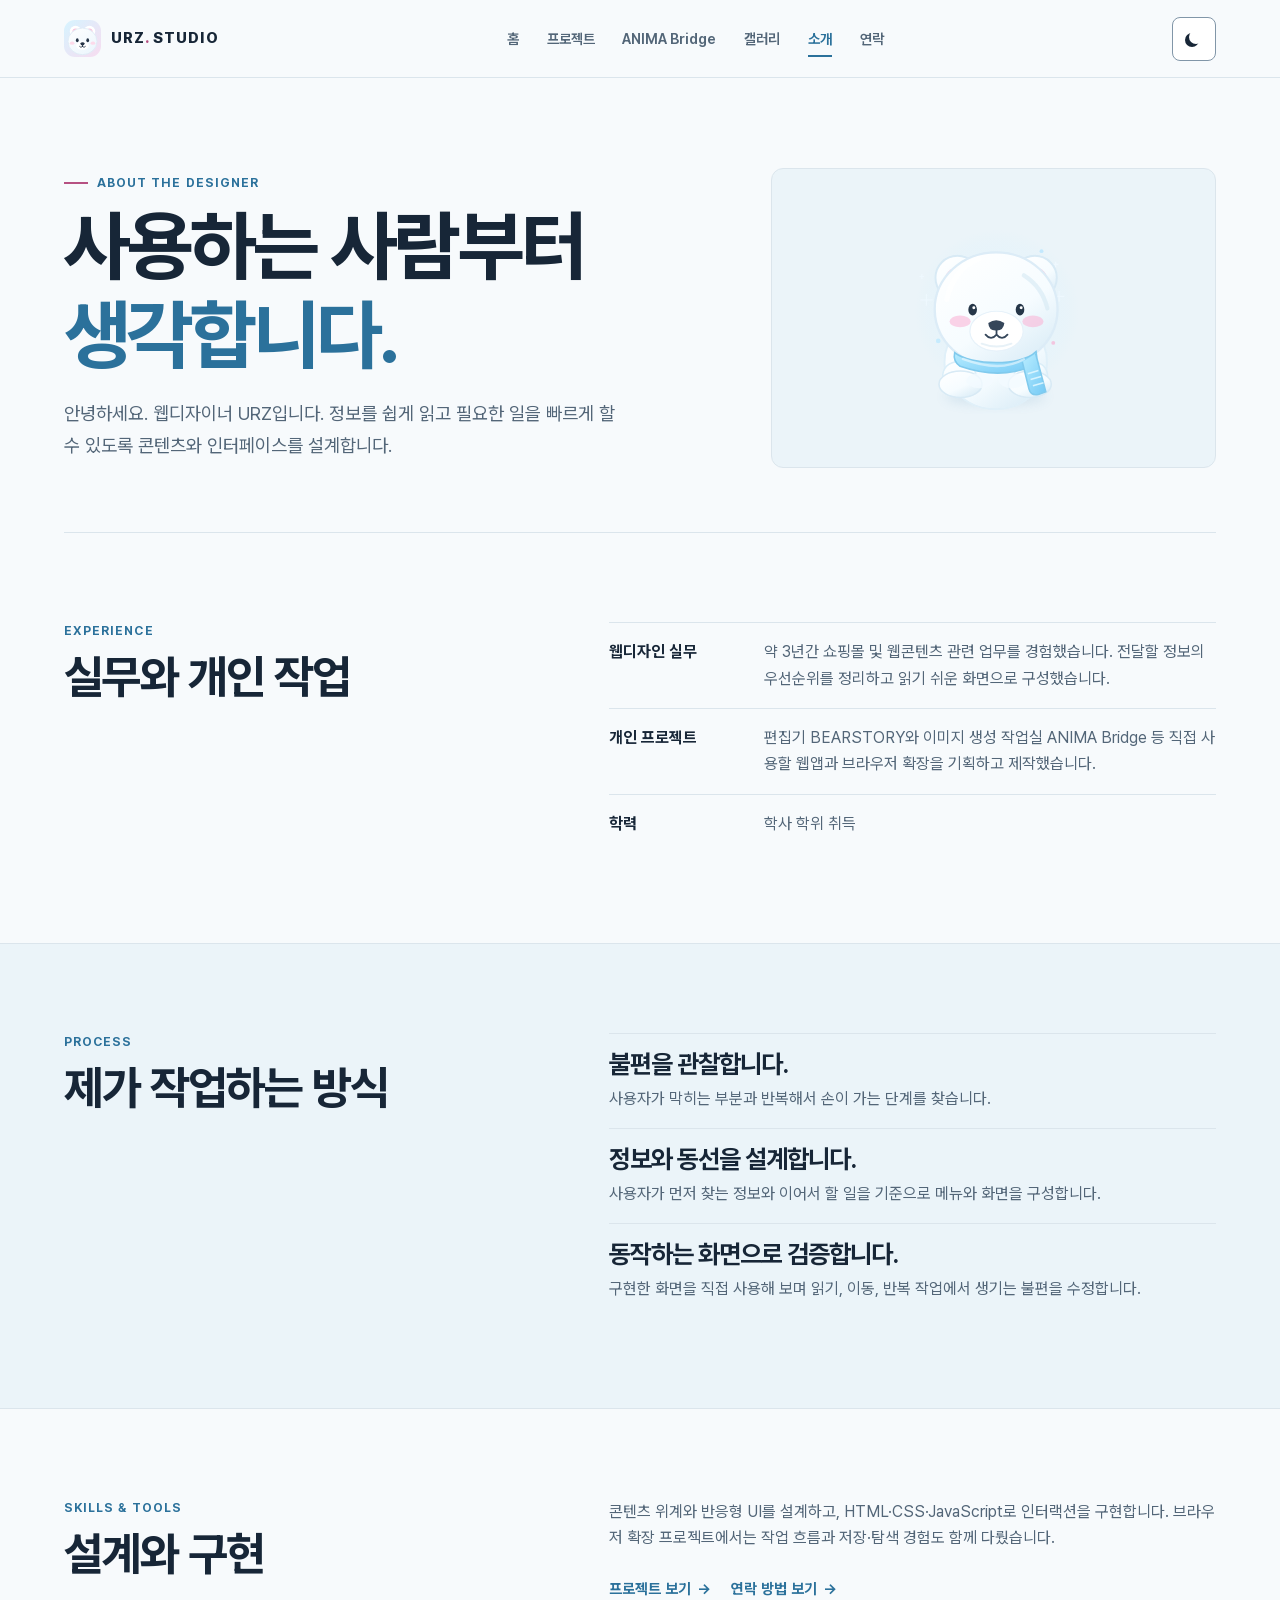
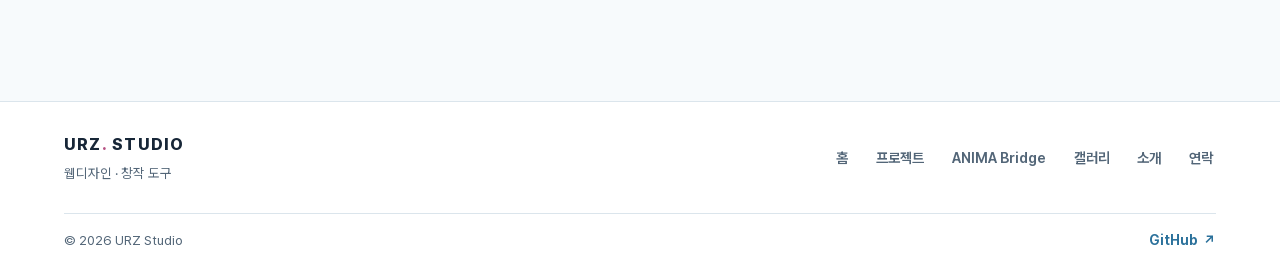
<file: public/about.html>
<!doctype html>
<html lang="ko">
<head>
  <meta charset="utf-8">
  <meta name="viewport" content="width=device-width, initial-scale=1">
  <meta name="description" content="웹디자인 실무와 개인 웹앱·브라우저 확장 제작 경험을 소개합니다.">
  <meta name="theme-color" content="#F7FAFC">
  <title>소개 | URZ Studio</title>
  <link rel="icon" type="image/svg+xml" href="assets/favicon.svg">
  <link rel="stylesheet" href="assets/base.css">
  <link rel="stylesheet" href="assets/components.css">
  <link rel="stylesheet" href="assets/pages.css">
  <script src="assets/theme.js"></script>
  <script src="assets/showcase.js" defer></script>
</head>
<body class="page-about">
  <a class="skip-link" href="#main">본문으로 건너뛰기</a>
  <header class="site-header">
    <div class="wrap header-inner">
      <a class="brand" href="index.html">
        <img src="assets/favicon.svg" width="37" height="37" alt="">
        <span>URZ<span class="brand-accent">.</span> STUDIO</span>
      </a>
      <nav id="siteNav" class="site-nav" aria-label="주 메뉴">
        <a href="index.html">홈</a>
        <a href="projects.html">프로젝트</a>
        <a href="anima-bridge.html">ANIMA Bridge</a>
        <a href="gallery.html">갤러리</a>
        <a href="about.html" aria-current="page">소개</a>
        <a href="contact.html">연락</a>
      </nav>
      <div class="header-actions">
        <button id="themeToggle" class="icon-button theme-toggle" type="button" aria-label="다크 모드" aria-pressed="false" hidden><span class="theme-icon" aria-hidden="true"></span></button>
        <button id="menuToggle" class="icon-button menu-toggle" type="button" aria-label="메뉴" aria-controls="siteNav" aria-expanded="false" hidden><span class="menu-icon" aria-hidden="true"></span></button>
      </div>
    </div>
  </header>
  <main id="main" tabindex="-1">
    <section class="wrap page-intro about-intro">
      <div><p class="eyebrow"><span class="accent-line"></span> About the designer</p>
        <h1>사용하는 사람부터<br><em>생각합니다.</em></h1>
        <p class="lead">안녕하세요. 웹디자이너 URZ입니다. 정보를 쉽게 읽고 필요한 일을 빠르게 할 수 있도록 콘텐츠와 인터페이스를 설계합니다.</p>
      </div>
      <div class="about-portrait"><img src="assets/polar-bear.svg" width="460" height="520" alt="URZ Studio 북극곰 마스코트"></div>
    </section>
    <section class="wrap section ruled split-section">
      <div><p class="eyebrow">Experience</p><h2>실무와 개인 작업</h2></div>
      <dl class="fact-list">
        <div><dt>웹디자인 실무</dt><dd>약 3년간 쇼핑몰 및 웹콘텐츠 관련 업무를 경험했습니다. 전달할 정보의 우선순위를 정리하고 읽기 쉬운 화면으로 구성했습니다.</dd></div>
        <div><dt>개인 프로젝트</dt><dd>편집기 BEARSTORY와 이미지 생성 작업실 ANIMA Bridge 등 직접 사용할 웹앱과 브라우저 확장을 기획하고 제작했습니다.</dd></div>
        <div><dt>학력</dt><dd>학사 학위 취득</dd></div>
      </dl>
    </section>
    <section class="practice-band">
      <div class="wrap section split-section">
        <div><p class="eyebrow">Process</p><h2>제가 작업하는 방식</h2></div>
        <ol class="process-list">
          <li><h3>불편을 관찰합니다.</h3><p>사용자가 막히는 부분과 반복해서 손이 가는 단계를 찾습니다.</p></li>
          <li><h3>정보와 동선을 설계합니다.</h3><p>사용자가 먼저 찾는 정보와 이어서 할 일을 기준으로 메뉴와 화면을 구성합니다.</p></li>
          <li><h3>동작하는 화면으로 검증합니다.</h3><p>구현한 화면을 직접 사용해 보며 읽기, 이동, 반복 작업에서 생기는 불편을 수정합니다.</p></li>
        </ol>
      </div>
    </section>
    <section class="wrap section split-section">
      <div><p class="eyebrow">Skills &amp; tools</p><h2>설계와 구현</h2></div>
      <div class="section-prose"><p>콘텐츠 위계와 반응형 UI를 설계하고, HTML·CSS·JavaScript로 인터랙션을 구현합니다. 브라우저 확장 프로젝트에서는 작업 흐름과 저장·탐색 경험도 함께 다뤘습니다.</p>
        <div class="button-row"><a class="text-link" href="projects.html">프로젝트 보기 <span aria-hidden="true">→</span></a><a class="text-link" href="contact.html">연락 방법 보기 <span aria-hidden="true">→</span></a></div>
      </div>
    </section>
  </main>

  <footer class="site-footer">
    <div class="wrap">
      <div class="footer-main">
        <div><a class="footer-brand" href="index.html">URZ<span class="brand-accent">.</span> STUDIO</a><p>웹디자인 · 창작 도구</p></div>
        <nav class="footer-nav" aria-label="하단 메뉴">
        <a href="index.html">홈</a>
        <a href="projects.html">프로젝트</a>
        <a href="anima-bridge.html">ANIMA Bridge</a>
        <a href="gallery.html">갤러리</a>
        <a href="about.html">소개</a>
        <a href="contact.html">연락</a>
        </nav>
      </div>
      <div class="footer-end">
        <small>© <span class="year">2026</span> URZ Studio</small>
        <a href="https://github.com/URZ-Studio">GitHub <span aria-hidden="true">↗</span></a>
      </div>
    </div>
  </footer>
</body>
</html>
</file>
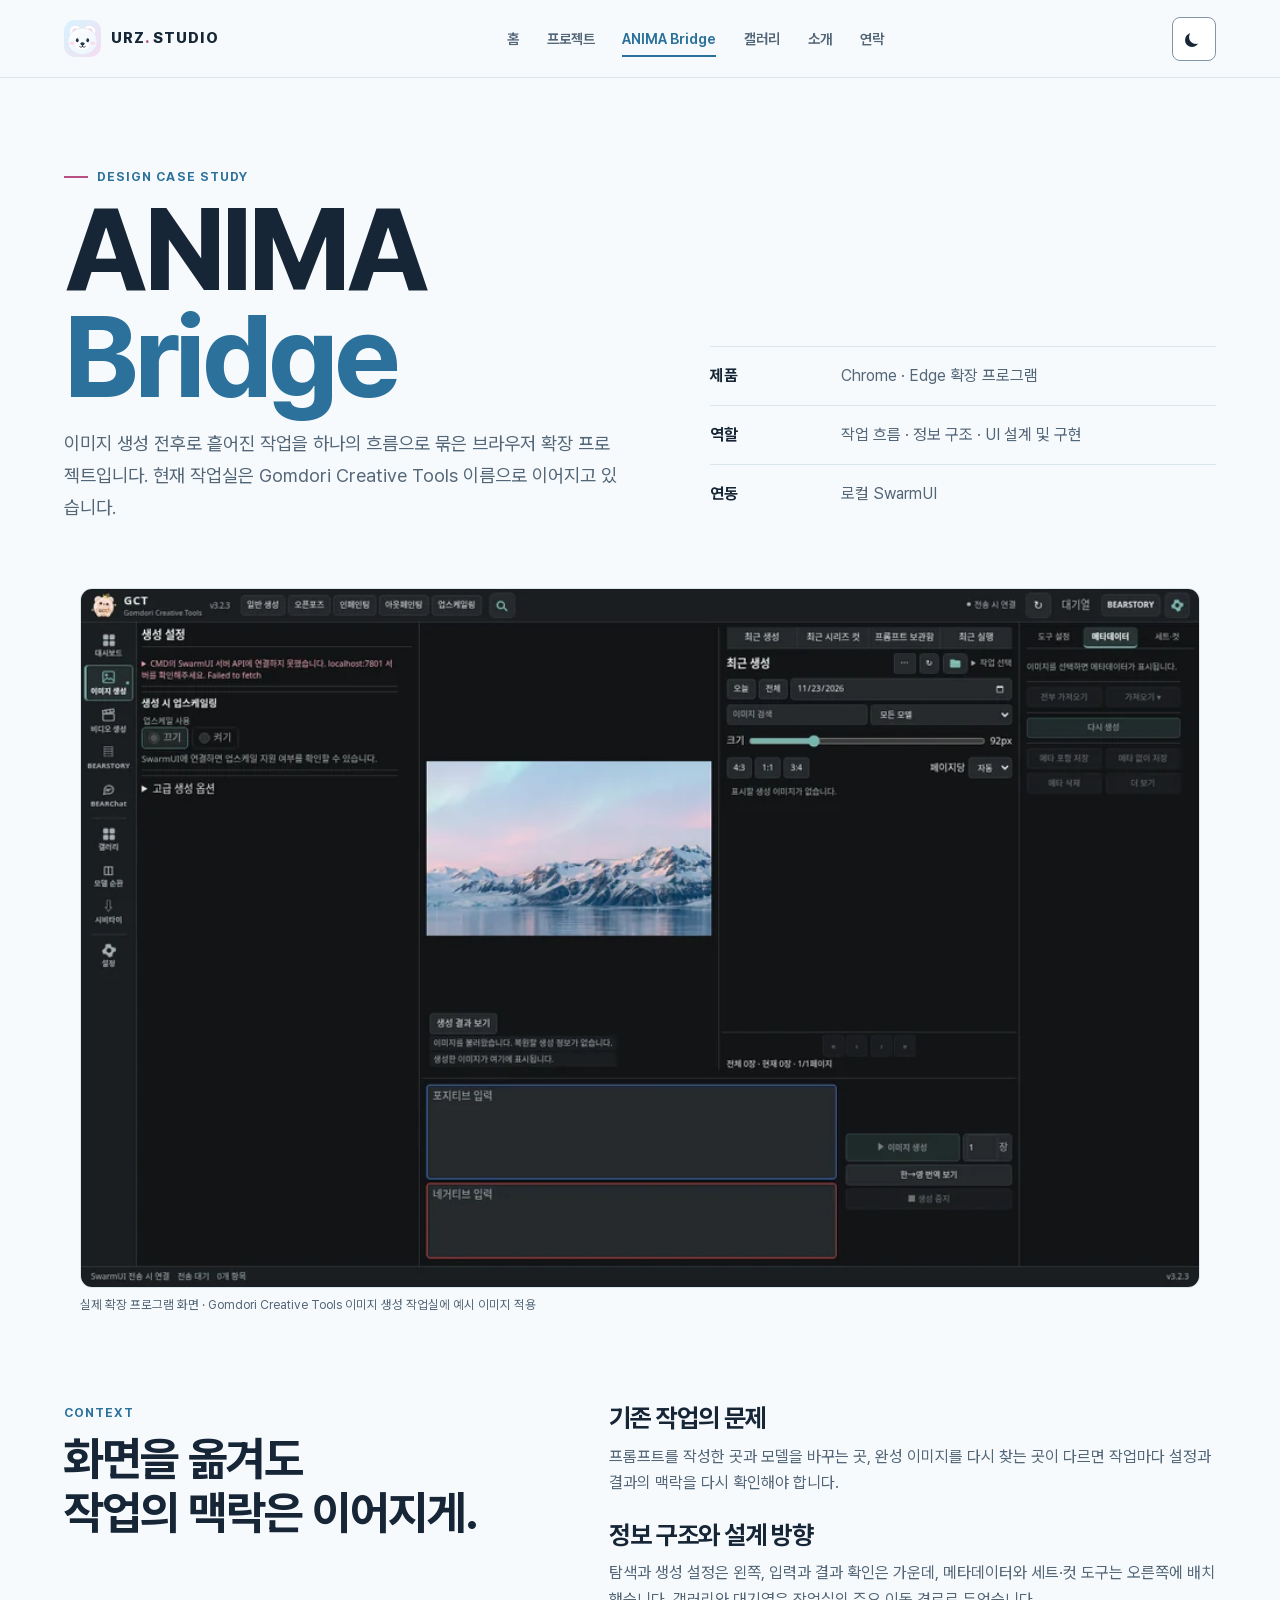
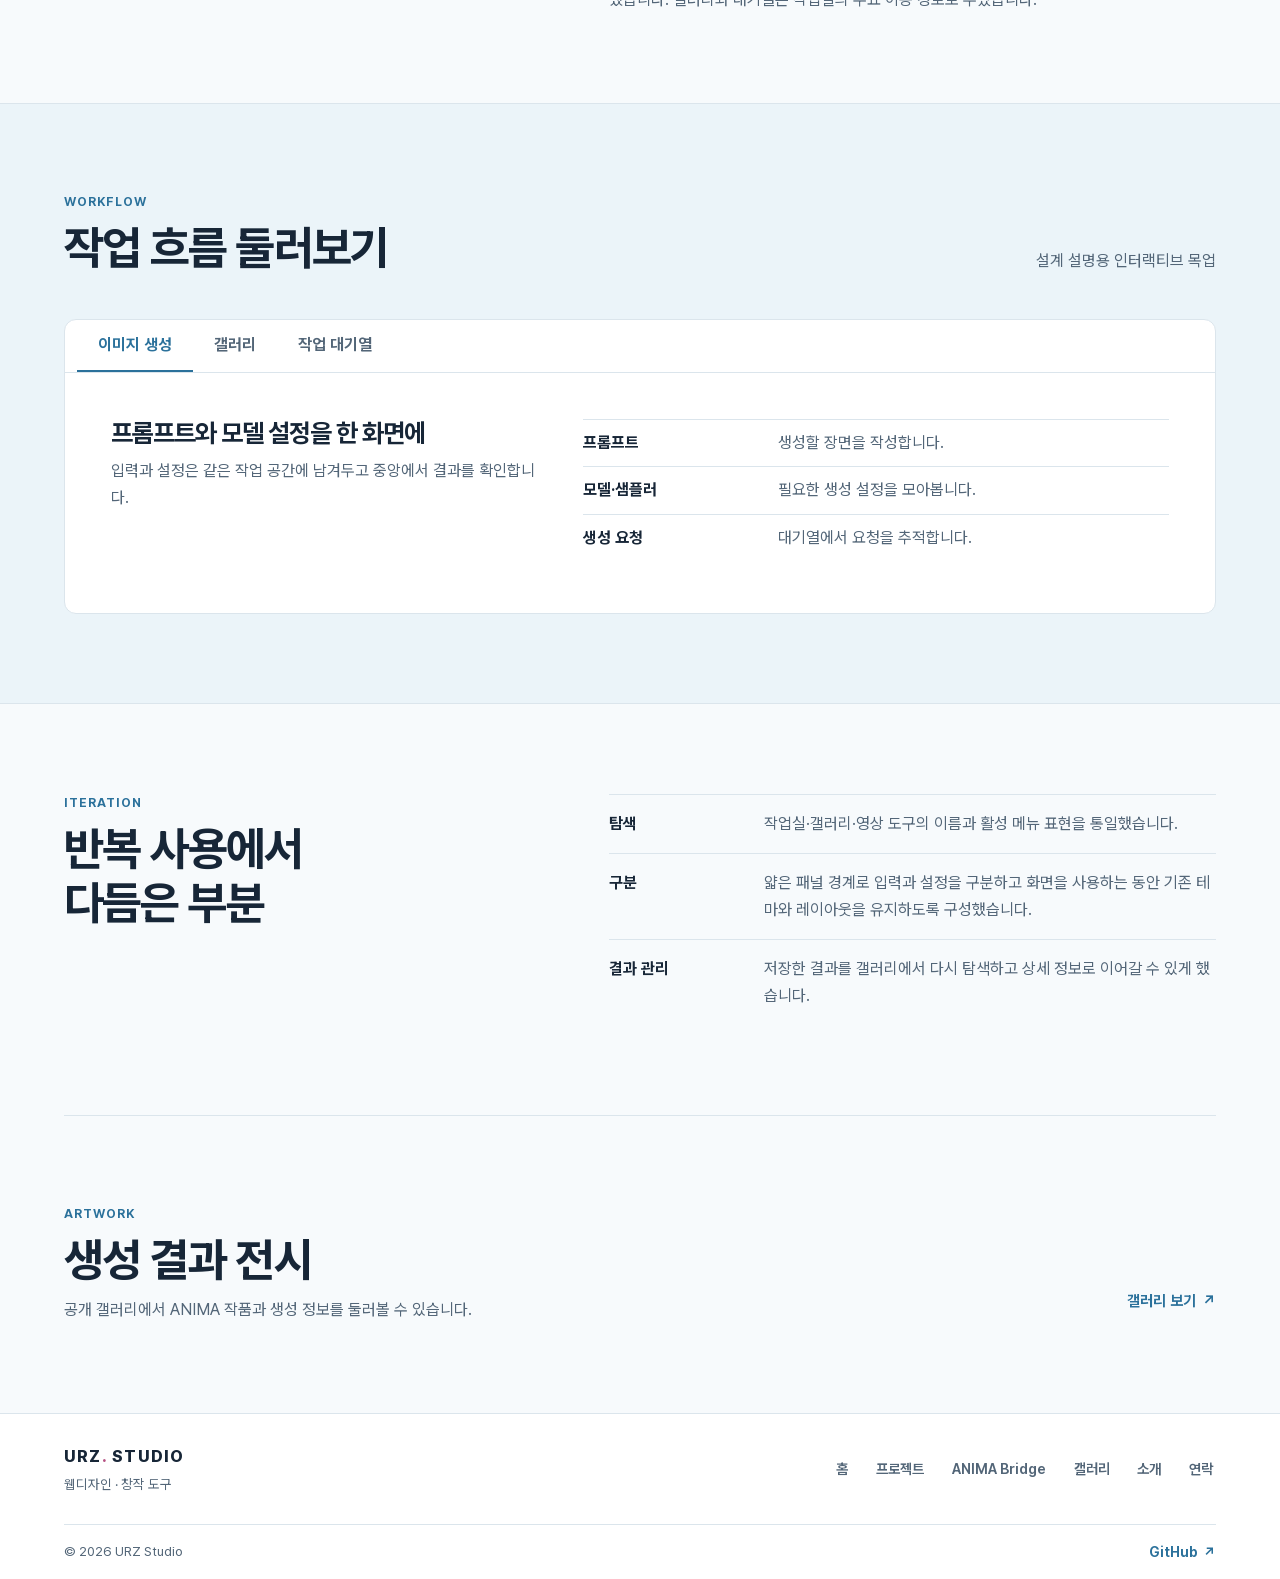
<file: public/anima-bridge.html>
<!doctype html>
<html lang="ko">
<head>
  <meta charset="utf-8">
  <meta name="viewport" content="width=device-width, initial-scale=1">
  <meta name="description" content="ANIMA Bridge의 이미지 생성 인터페이스와 갤러리·대기열을 설계한 과정.">
  <meta name="theme-color" content="#F7FAFC">
  <title>ANIMA Bridge | URZ Studio</title>
  <link rel="icon" type="image/svg+xml" href="assets/favicon.svg">
  <link rel="stylesheet" href="assets/base.css">
  <link rel="stylesheet" href="assets/components.css">
  <link rel="stylesheet" href="assets/pages.css">
  <script src="assets/theme.js"></script>
  <script src="assets/showcase.js" defer></script>
</head>
<body class="page-anima-bridge">
  <a class="skip-link" href="#main">본문으로 건너뛰기</a>
  <header class="site-header">
    <div class="wrap header-inner">
      <a class="brand" href="index.html">
        <img src="assets/favicon.svg" width="37" height="37" alt="">
        <span>URZ<span class="brand-accent">.</span> STUDIO</span>
      </a>
      <nav id="siteNav" class="site-nav" aria-label="주 메뉴">
        <a href="index.html">홈</a>
        <a href="projects.html">프로젝트</a>
        <a href="anima-bridge.html" aria-current="page">ANIMA Bridge</a>
        <a href="gallery.html">갤러리</a>
        <a href="about.html">소개</a>
        <a href="contact.html">연락</a>
      </nav>
      <div class="header-actions">
        <button id="themeToggle" class="icon-button theme-toggle" type="button" aria-label="다크 모드" aria-pressed="false" hidden><span class="theme-icon" aria-hidden="true"></span></button>
        <button id="menuToggle" class="icon-button menu-toggle" type="button" aria-label="메뉴" aria-controls="siteNav" aria-expanded="false" hidden><span class="menu-icon" aria-hidden="true"></span></button>
      </div>
    </div>
  </header>
  <main id="main" tabindex="-1">
    <section class="wrap page-intro case-intro">
      <div>
        <p class="eyebrow"><span class="accent-line"></span> Design case study</p>
        <h1>ANIMA<br><em>Bridge</em></h1>
        <p class="lead">이미지 생성 전후로 흩어진 작업을 하나의 흐름으로 묶은 브라우저 확장 프로젝트입니다. 현재 작업실은 Gomdori Creative Tools 이름으로 이어지고 있습니다.</p>
      </div>
      <dl class="fact-list">
        <div><dt>제품</dt><dd>Chrome · Edge 확장 프로그램</dd></div>
        <div><dt>역할</dt><dd>작업 흐름 · 정보 구조 · UI 설계 및 구현</dd></div>
        <div><dt>연동</dt><dd>로컬 SwarmUI</dd></div>
      </dl>
    </section>
    <div class="wrap">
      <figure class="case-cover project-figure">
        <img src="assets/media/anima-workspace-960.webp" srcset="assets/media/anima-workspace-480.webp 480w, assets/media/anima-workspace-960.webp 960w" sizes="(max-width: 740px) calc(100vw - 40px), (max-width: 1230px) 90vw, 1120px" width="960" height="600" alt="GCT 이미지 생성 작업실의 좌측 생성 설정, 중앙 미리보기와 우측 메타데이터" decoding="async">
        <figcaption>실제 확장 프로그램 화면 · Gomdori Creative Tools 이미지 생성 작업실에 예시 이미지 적용</figcaption>
      </figure>
    </div>
    <section class="wrap section split-section">
      <div><p class="eyebrow">Context</p><h2>화면을 옮겨도<br>작업의 맥락은 이어지게.</h2></div>
      <div class="section-prose">
        <h3>기존 작업의 문제</h3>
        <p>프롬프트를 작성한 곳과 모델을 바꾸는 곳, 완성 이미지를 다시 찾는 곳이 다르면 작업마다 설정과 결과의 맥락을 다시 확인해야 합니다.</p>
        <h3>정보 구조와 설계 방향</h3>
        <p>탐색과 생성 설정은 왼쪽, 입력과 결과 확인은 가운데, 메타데이터와 세트·컷 도구는 오른쪽에 배치했습니다. 갤러리와 대기열은 작업실의 주요 이동 경로로 두었습니다.</p>
      </div>
    </section>
    <section class="practice-band">
      <div class="wrap section">
        <div class="section-heading">
          <div><p class="eyebrow">Workflow</p><h2>작업 흐름 둘러보기</h2></div>
          <p>설계 설명용 인터랙티브 목업</p>
        </div>
        <div class="case-demo">
          <div class="case-tabs" role="group" aria-label="작업 흐름 선택">
            <button id="tab-image" type="button" data-case-tab="image" hidden>이미지 생성</button>
            <button id="tab-gallery" type="button" data-case-tab="gallery" hidden>갤러리</button>
            <button id="tab-queue" type="button" data-case-tab="queue" hidden>작업 대기열</button>
          </div>
        <section class="case-panel" id="panel-image" aria-labelledby="tab-image" data-case-panel>
          <div class="case-panel-copy"><h3>프롬프트와 모델 설정을 한 화면에</h3><p>입력과 설정은 같은 작업 공간에 남겨두고 중앙에서 결과를 확인합니다.</p></div>
          <ol class="case-steps"><li><strong>프롬프트</strong><span>생성할 장면을 작성합니다.</span></li><li><strong>모델·샘플러</strong><span>필요한 생성 설정을 모아봅니다.</span></li><li><strong>생성 요청</strong><span>대기열에서 요청을 추적합니다.</span></li></ol>
        </section>
        <section class="case-panel" id="panel-gallery" aria-labelledby="tab-gallery" data-case-panel>
          <div class="case-panel-copy">
            <h3>결과를 찾고 다음 작업으로</h3>
            <p>이전 결과를 다시 살펴보고, 생성 정보와 함께 탐색합니다.</p>
            <figure class="case-sample">
              <img src="assets/media/arctic-640.webp" width="640" height="291" alt="" loading="lazy" decoding="async">
              <figcaption><strong>북극의 저녁</strong><small>갤러리 항목 예시</small></figcaption>
            </figure>
          </div>
          <ol class="case-steps"><li><strong>결과 탐색</strong><span>생성 이미지 모아보기</span></li><li><strong>이미지 상세</strong><span>프롬프트와 생성 정보 확인</span></li><li><strong>보관함</strong><span>다시 사용할 결과 정리</span></li></ol>
        </section>
        <section class="case-panel" id="panel-queue" aria-labelledby="tab-queue" data-case-panel>
          <div class="case-panel-copy">
            <h3>요청이 어느 단계인지 확인</h3>
            <p>현재 진행 상황과 결과를 구분해 표시합니다.</p>
            <div class="button-row case-queue" aria-label="상태 표시 예시" role="group"><span>대기</span><span>생성 중</span><span>완료</span></div>
          </div>
          <ol class="case-steps"><li><strong>대기</strong><span>처리를 기다리는 요청</span></li><li><strong>생성 중</strong><span>현재 실행 중인 작업</span></li><li><strong>완료</strong><span>다시 열 수 있는 생성 결과</span></li></ol>
        </section>
        </div>
      </div>
    </section>
    <section class="wrap section split-section">
      <div><p class="eyebrow">Iteration</p><h2>반복 사용에서<br>다듬은 부분</h2></div>
      <dl class="fact-list">
        <div><dt>탐색</dt><dd>작업실·갤러리·영상 도구의 이름과 활성 메뉴 표현을 통일했습니다.</dd></div>
        <div><dt>구분</dt><dd>얇은 패널 경계로 입력과 설정을 구분하고 화면을 사용하는 동안 기존 테마와 레이아웃을 유지하도록 구성했습니다.</dd></div>
        <div><dt>결과 관리</dt><dd>저장한 결과를 갤러리에서 다시 탐색하고 상세 정보로 이어갈 수 있게 했습니다.</dd></div>
      </dl>
    </section>
    <section class="wrap section ruled section-heading">
      <div><p class="eyebrow">Artwork</p><h2>생성 결과 전시</h2><p>공개 갤러리에서 ANIMA 작품과 생성 정보를 둘러볼 수 있습니다.</p></div>
      <a class="text-link" href="gallery.html">갤러리 보기 <span aria-hidden="true">↗</span></a>
    </section>
  </main>

  <footer class="site-footer">
    <div class="wrap">
      <div class="footer-main">
        <div><a class="footer-brand" href="index.html">URZ<span class="brand-accent">.</span> STUDIO</a><p>웹디자인 · 창작 도구</p></div>
        <nav class="footer-nav" aria-label="하단 메뉴">
        <a href="index.html">홈</a>
        <a href="projects.html">프로젝트</a>
        <a href="anima-bridge.html">ANIMA Bridge</a>
        <a href="gallery.html">갤러리</a>
        <a href="about.html">소개</a>
        <a href="contact.html">연락</a>
        </nav>
      </div>
      <div class="footer-end">
        <small>© <span class="year">2026</span> URZ Studio</small>
        <a href="https://github.com/URZ-Studio">GitHub <span aria-hidden="true">↗</span></a>
      </div>
    </div>
  </footer>
</body>
</html>
</file>
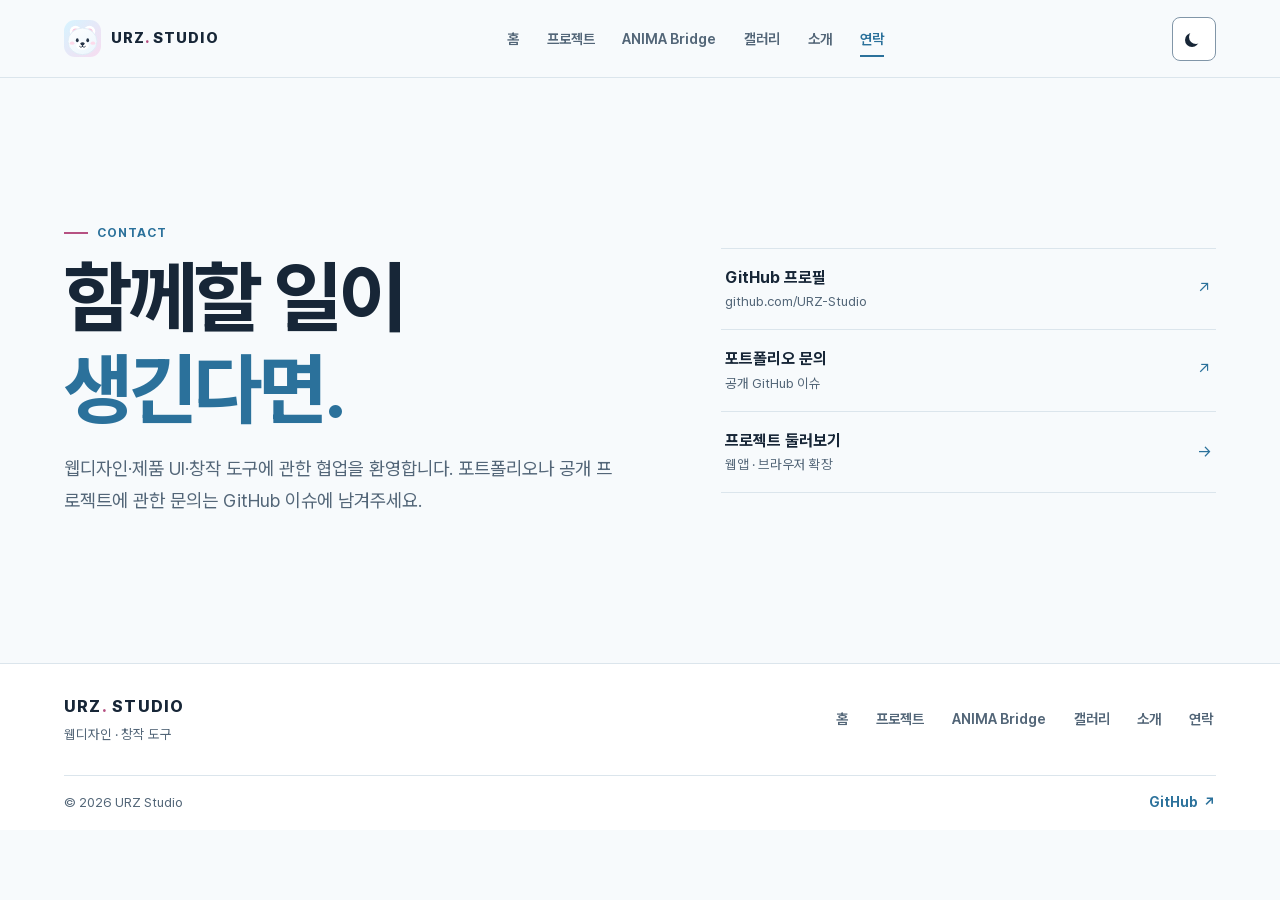
<file: public/contact.html>
<!doctype html>
<html lang="ko">
<head>
  <meta charset="utf-8">
  <meta name="viewport" content="width=device-width, initial-scale=1">
  <meta name="description" content="웹디자인과 창작 도구 협업을 위한 URZ Studio의 공개 GitHub 경로.">
  <meta name="theme-color" content="#F7FAFC">
  <title>연락 | URZ Studio</title>
  <link rel="icon" type="image/svg+xml" href="assets/favicon.svg">
  <link rel="stylesheet" href="assets/base.css">
  <link rel="stylesheet" href="assets/components.css">
  <link rel="stylesheet" href="assets/pages.css">
  <script src="assets/theme.js"></script>
  <script src="assets/showcase.js" defer></script>
</head>
<body class="page-contact">
  <a class="skip-link" href="#main">본문으로 건너뛰기</a>
  <header class="site-header">
    <div class="wrap header-inner">
      <a class="brand" href="index.html">
        <img src="assets/favicon.svg" width="37" height="37" alt="">
        <span>URZ<span class="brand-accent">.</span> STUDIO</span>
      </a>
      <nav id="siteNav" class="site-nav" aria-label="주 메뉴">
        <a href="index.html">홈</a>
        <a href="projects.html">프로젝트</a>
        <a href="anima-bridge.html">ANIMA Bridge</a>
        <a href="gallery.html">갤러리</a>
        <a href="about.html">소개</a>
        <a href="contact.html" aria-current="page">연락</a>
      </nav>
      <div class="header-actions">
        <button id="themeToggle" class="icon-button theme-toggle" type="button" aria-label="다크 모드" aria-pressed="false" hidden><span class="theme-icon" aria-hidden="true"></span></button>
        <button id="menuToggle" class="icon-button menu-toggle" type="button" aria-label="메뉴" aria-controls="siteNav" aria-expanded="false" hidden><span class="menu-icon" aria-hidden="true"></span></button>
      </div>
    </div>
  </header>
  <main id="main" tabindex="-1">
    <section class="wrap contact-layout">
      <div class="contact-copy">
        <p class="eyebrow"><span class="accent-line"></span> Contact</p>
        <h1>함께할 일이<br><em>생긴다면.</em></h1>
        <p class="lead">웹디자인·제품 UI·창작 도구에 관한 협업을 환영합니다. 포트폴리오나 공개 프로젝트에 관한 문의는 GitHub 이슈에 남겨주세요.</p>
      </div>
      <div class="contact-addresses">
        <a href="https://github.com/URZ-Studio"><span><strong>GitHub 프로필</strong><small>github.com/URZ-Studio</small></span><span aria-hidden="true">↗</span></a>
        <a href="https://github.com/URZ-Studio/URZ_web/issues"><span><strong>포트폴리오 문의</strong><small>공개 GitHub 이슈</small></span><span aria-hidden="true">↗</span></a>
        <a href="projects.html"><span><strong>프로젝트 둘러보기</strong><small>웹앱 · 브라우저 확장</small></span><span aria-hidden="true">→</span></a>
      </div>
    </section>
  </main>

  <footer class="site-footer">
    <div class="wrap">
      <div class="footer-main">
        <div><a class="footer-brand" href="index.html">URZ<span class="brand-accent">.</span> STUDIO</a><p>웹디자인 · 창작 도구</p></div>
        <nav class="footer-nav" aria-label="하단 메뉴">
        <a href="index.html">홈</a>
        <a href="projects.html">프로젝트</a>
        <a href="anima-bridge.html">ANIMA Bridge</a>
        <a href="gallery.html">갤러리</a>
        <a href="about.html">소개</a>
        <a href="contact.html">연락</a>
        </nav>
      </div>
      <div class="footer-end">
        <small>© <span class="year">2026</span> URZ Studio</small>
        <a href="https://github.com/URZ-Studio">GitHub <span aria-hidden="true">↗</span></a>
      </div>
    </div>
  </footer>
</body>
</html>
</file>
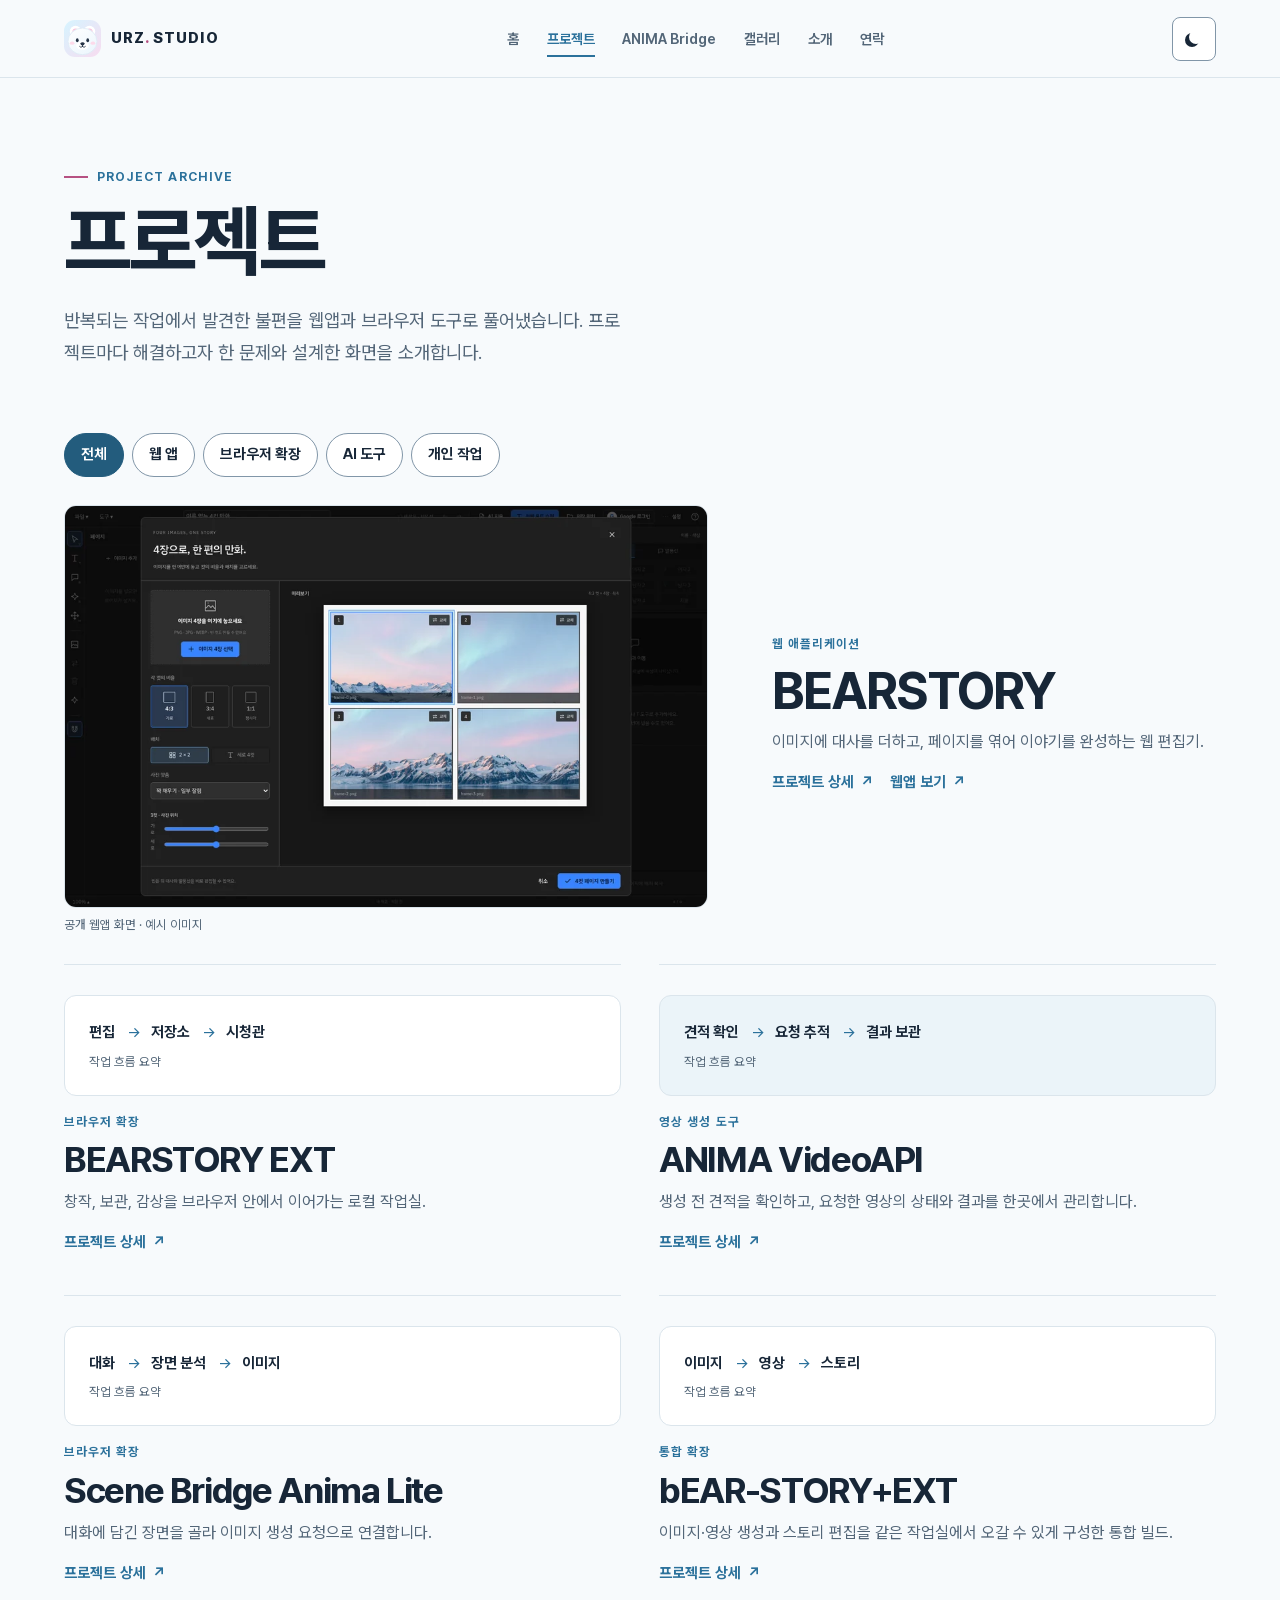
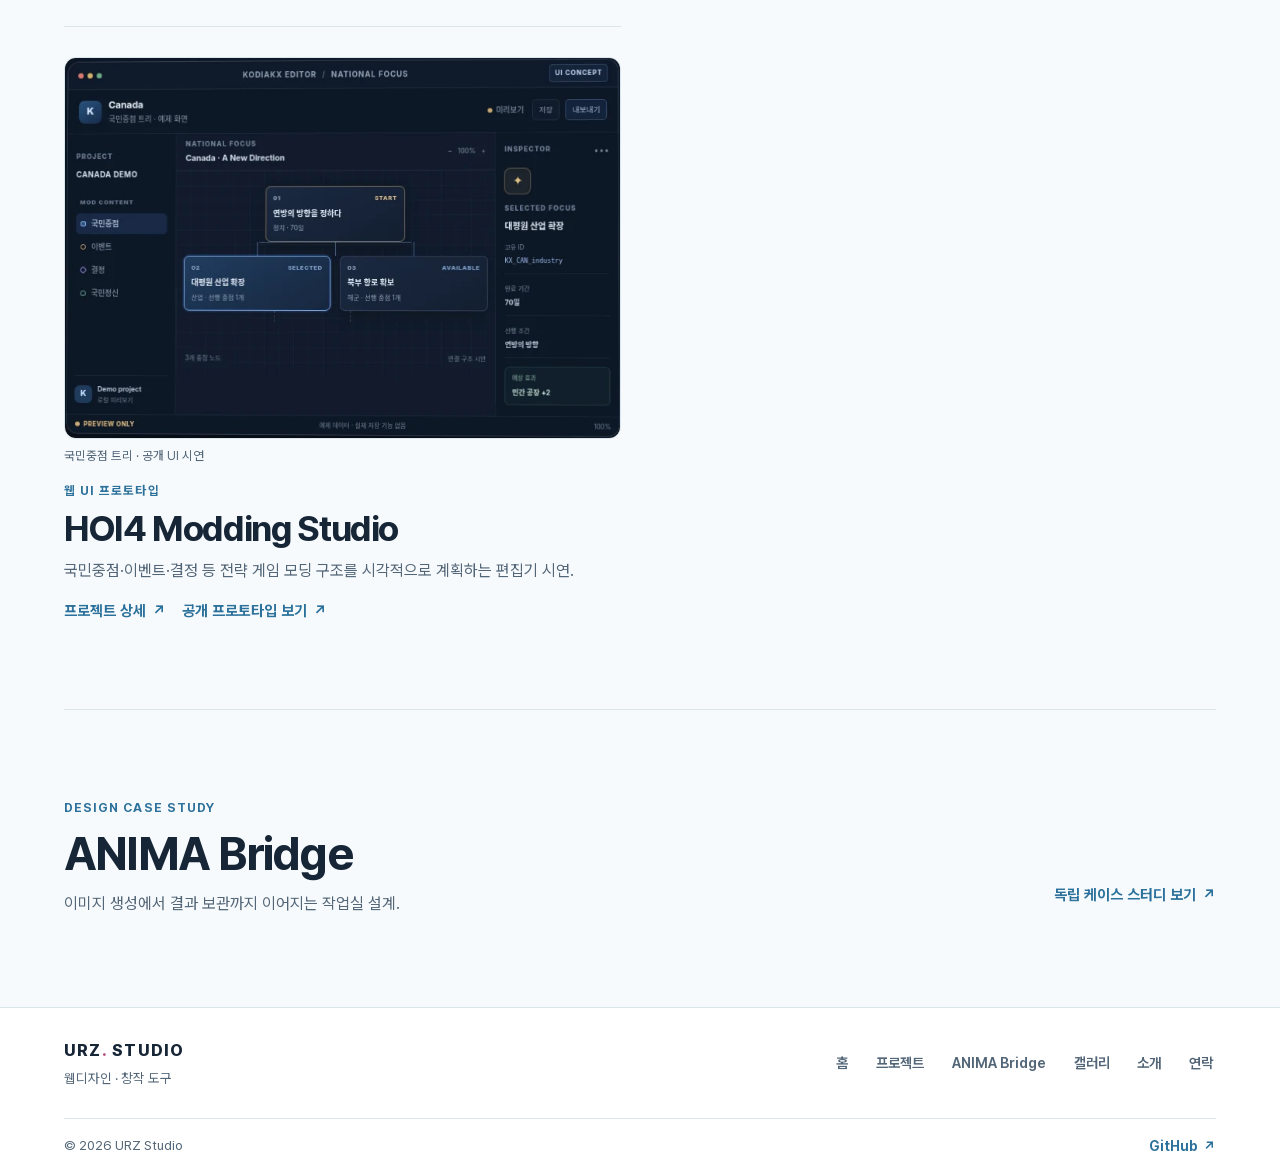
<file: public/projects.html>
<!doctype html>
<html lang="ko">
<head>
  <meta charset="utf-8">
  <meta name="viewport" content="width=device-width, initial-scale=1">
  <meta name="description" content="URZ Studio가 만든 웹 편집기, 브라우저 확장, 영상 생성 도구 및 편집기 프로토타입.">
  <meta name="theme-color" content="#F7FAFC">
  <title>프로젝트 | URZ Studio</title>
  <link rel="icon" type="image/svg+xml" href="assets/favicon.svg">
  <link rel="stylesheet" href="assets/base.css">
  <link rel="stylesheet" href="assets/components.css">
  <link rel="stylesheet" href="assets/pages.css">
  <script src="assets/theme.js"></script>
  <script src="assets/showcase.js" defer></script>
</head>
<body class="page-projects">
  <a class="skip-link" href="#main">본문으로 건너뛰기</a>
  <header class="site-header">
    <div class="wrap header-inner">
      <a class="brand" href="index.html">
        <img src="assets/favicon.svg" width="37" height="37" alt="">
        <span>URZ<span class="brand-accent">.</span> STUDIO</span>
      </a>
      <nav id="siteNav" class="site-nav" aria-label="주 메뉴">
        <a href="index.html">홈</a>
        <a href="projects.html" aria-current="page">프로젝트</a>
        <a href="anima-bridge.html">ANIMA Bridge</a>
        <a href="gallery.html">갤러리</a>
        <a href="about.html">소개</a>
        <a href="contact.html">연락</a>
      </nav>
      <div class="header-actions">
        <button id="themeToggle" class="icon-button theme-toggle" type="button" aria-label="다크 모드" aria-pressed="false" hidden><span class="theme-icon" aria-hidden="true"></span></button>
        <button id="menuToggle" class="icon-button menu-toggle" type="button" aria-label="메뉴" aria-controls="siteNav" aria-expanded="false" hidden><span class="menu-icon" aria-hidden="true"></span></button>
      </div>
    </div>
  </header>
  <main id="main" tabindex="-1">
    <section class="wrap page-intro">
      <p class="eyebrow"><span class="accent-line"></span> Project archive</p>
      <h1>프로젝트</h1>
      <p class="lead">반복되는 작업에서 발견한 불편을 웹앱과 브라우저 도구로 풀어냈습니다. 프로젝트마다 해결하고자 한 문제와 설계한 화면을 소개합니다.</p>
    </section>
    <div class="wrap project-list">
      <div class="filter-row" role="group" aria-label="프로젝트 분류" hidden>
        <button class="chip" type="button" data-filter="all" aria-pressed="true">전체</button>
        <button class="chip" type="button" data-filter="web" aria-pressed="false">웹 앱</button>
        <button class="chip" type="button" data-filter="extension" aria-pressed="false">브라우저 확장</button>
        <button class="chip" type="button" data-filter="ai" aria-pressed="false">AI 도구</button>
        <button class="chip" type="button" data-filter="personal" aria-pressed="false">개인 작업</button>
      </div>
      <p id="projectCount" class="sr-only" role="status"></p>
      <div id="projectsGrid" class="works-grid">
      <article class="work-card work-featured" data-category="web">
        <figure class="project-figure"><img src="assets/media/bearstory-960.webp" srcset="assets/media/bearstory-480.webp 480w, assets/media/bearstory-960.webp 960w" sizes="(max-width: 700px) calc(100vw - 40px), (max-width: 1080px) 85vw, 690px" width="960" height="600" alt="BEARSTORY 4컷 편집기의 컷 비율 설정과 네 컷 미리보기" loading="lazy" decoding="async"><figcaption>공개 웹앱 화면 · 예시 이미지</figcaption></figure>
        <div class="work-copy">
          <p class="eyebrow">웹 애플리케이션</p>
          <h2>BEARSTORY</h2>
          <p>이미지에 대사를 더하고, 페이지를 엮어 이야기를 완성하는 웹 편집기.</p>
          <button class="text-link" type="button" data-project="bearstory" aria-haspopup="dialog" hidden>프로젝트 상세 <span aria-hidden="true">↗</span></button>
          <a class="text-link" href="https://bearstory.kro.kr/">웹앱 보기 <span aria-hidden="true">↗</span></a>
        </div>
      </article>
      <article class="work-card" data-category="extension">
        <figure class="project-diagram"><ol><li>편집</li><li>저장소</li><li>시청관</li></ol><figcaption>작업 흐름 요약</figcaption></figure>
        <div class="work-copy">
          <p class="eyebrow">브라우저 확장</p>
          <h2>BEARSTORY EXT</h2>
          <p>창작, 보관, 감상을 브라우저 안에서 이어가는 로컬 작업실.</p>
          <button class="text-link" type="button" data-project="bearstory-ext" aria-haspopup="dialog" hidden>프로젝트 상세 <span aria-hidden="true">↗</span></button>

        </div>
      </article>
      <article class="work-card" data-category="ai">
        <figure class="project-diagram"><ol><li>견적 확인</li><li>요청 추적</li><li>결과 보관</li></ol><figcaption>작업 흐름 요약</figcaption></figure>
        <div class="work-copy">
          <p class="eyebrow">영상 생성 도구</p>
          <h2>ANIMA VideoAPI</h2>
          <p>생성 전 견적을 확인하고, 요청한 영상의 상태와 결과를 한곳에서 관리합니다.</p>
          <button class="text-link" type="button" data-project="video" aria-haspopup="dialog" hidden>프로젝트 상세 <span aria-hidden="true">↗</span></button>

        </div>
      </article>
      <article class="work-card" data-category="extension">
        <figure class="project-diagram"><ol><li>대화</li><li>장면 분석</li><li>이미지</li></ol><figcaption>작업 흐름 요약</figcaption></figure>
        <div class="work-copy">
          <p class="eyebrow">브라우저 확장</p>
          <h2>Scene Bridge Anima Lite</h2>
          <p>대화에 담긴 장면을 골라 이미지 생성 요청으로 연결합니다.</p>
          <button class="text-link" type="button" data-project="scene" aria-haspopup="dialog" hidden>프로젝트 상세 <span aria-hidden="true">↗</span></button>

        </div>
      </article>
      <article class="work-card" data-category="extension">
        <figure class="project-diagram"><ol><li>이미지</li><li>영상</li><li>스토리</li></ol><figcaption>작업 흐름 요약</figcaption></figure>
        <div class="work-copy">
          <p class="eyebrow">통합 확장</p>
          <h2>bEAR-STORY+EXT</h2>
          <p>이미지·영상 생성과 스토리 편집을 같은 작업실에서 오갈 수 있게 구성한 통합 빌드.</p>
          <button class="text-link" type="button" data-project="unified" aria-haspopup="dialog" hidden>프로젝트 상세 <span aria-hidden="true">↗</span></button>

        </div>
      </article>
      <article class="work-card" data-category="personal">
        <figure class="project-figure"><img src="assets/media/hoi4-715.webp" srcset="assets/media/hoi4-480.webp 480w, assets/media/hoi4-715.webp 715w" sizes="(max-width: 700px) calc(100vw - 40px), (max-width: 1080px) 85vw, 690px" width="715" height="490" alt="HOI4 Modding Studio의 국민중점 트리 공개 시연 화면" loading="lazy" decoding="async"><figcaption>국민중점 트리 · 공개 UI 시연</figcaption></figure>
        <div class="work-copy">
          <p class="eyebrow">웹 UI 프로토타입</p>
          <h2>HOI4 Modding Studio</h2>
          <p>국민중점·이벤트·결정 등 전략 게임 모딩 구조를 시각적으로 계획하는 편집기 시연.</p>
          <button class="text-link" type="button" data-project="hoi" aria-haspopup="dialog" hidden>프로젝트 상세 <span aria-hidden="true">↗</span></button>
          <a class="text-link" href="https://urz-studio.github.io/Hoi4-modding/">공개 프로토타입 보기 <span aria-hidden="true">↗</span></a>
        </div>
      </article>
      </div>
    </div>
    <section class="wrap section ruled section-heading">
      <div><p class="eyebrow">Design case study</p><h2>ANIMA Bridge</h2><p>이미지 생성에서 결과 보관까지 이어지는 작업실 설계.</p></div>
      <a class="text-link" href="anima-bridge.html">독립 케이스 스터디 보기 <span aria-hidden="true">↗</span></a>
    </section>
  </main>
  <dialog id="projectDetail" class="modal" aria-labelledby="project-title">
    <div class="dialog">
      <button class="icon-button modal-close" type="button" data-close-detail aria-label="닫기" autofocus>×</button>
      <div data-project-content></div>
    </div>
  </dialog>
  <template id="project-bearstory">
    <p class="eyebrow">웹 애플리케이션</p>
    <h2 id="project-title">BEARSTORY</h2>
    <p>CG집과 4컷 만화를 만들 때 이미지 편집과 페이지 편집을 여러 도구에서 오가는 불편을 줄이고 싶었습니다. 작업 유형마다 편집기를 분리하고 앱 홈에서 필요한 도구를 바로 찾도록 구성했습니다.</p>
    <dl class="fact-list"><div><dt>담당 역할</dt><dd>편집 메뉴 구성 · 작업 흐름 설계 · 화면 구현</dd></div><div><dt>사용 기술</dt><dd>HTML · CSS · JavaScript · IndexedDB · Google Drive</dd></div></dl>
    <h3>주요 기능</h3>
    <ul><li>CG집·4컷 만화·웹툰·웹소설 편집</li><li>말풍선·텍스트·페이지 순서 배치</li><li>PDF·CBZ·ZIP 내보내기 및 브라우저·PC 폴더·Google Drive 보관</li></ul>
    <a class="text-link" href="https://bearstory.kro.kr/">웹앱 보기 <span aria-hidden="true">↗</span></a>
  </template>
  <template id="project-bearstory-ext">
    <p class="eyebrow">브라우저 확장</p>
    <h2 id="project-title">BEARSTORY EXT</h2>
    <p>만든 작품을 저장하고 다시 읽기 위해 여러 폴더와 뷰어를 오가는 과정을 줄였습니다. 편집 공간과 저장소, 시청관을 분리하고 PC 폴더에 보관한 작업도 탐색할 수 있도록 구성했습니다.</p>
    <dl class="fact-list"><div><dt>담당 역할</dt><dd>편집·저장소·시청관 메뉴 설계 · 로컬 작업 흐름 구성</dd></div><div><dt>사용 기술</dt><dd>Chrome·Edge 확장 · JavaScript · IndexedDB · File System Access API</dd></div></dl>
    <h3>주요 기능</h3>
    <ul><li>CG집·4컷·웹툰·웹소설 편집</li><li>브라우저 및 PC 폴더에서 작업물 관리</li><li>PDF·CBZ·이미지 폴더 시청관</li></ul>

  </template>
  <template id="project-video">
    <p class="eyebrow">영상 생성 도구</p>
    <h2 id="project-title">ANIMA VideoAPI</h2>
    <p>영상 생성 요청 전에 실제 비용을 확인하고, 요청 후에는 API가 반환하는 상태를 읽을 수 있도록 했습니다. 입력과 미리보기, 비용·작업 상태를 나란히 배치했습니다.</p>
    <dl class="fact-list"><div><dt>담당 역할</dt><dd>작업실 화면 · 견적 확인 · 대기열 상태 표시 설계</dd></div><div><dt>사용 기술</dt><dd>브라우저 확장 · JavaScript · 영상 생성 API</dd></div></dl>
    <h3>주요 기능</h3>
    <ul><li>모델 선택 및 시작·끝 프레임 설정</li><li>실제 견적과 사용 내역 확인</li><li>요청 상태 및 결과 보관함</li></ul>

  </template>
  <template id="project-scene">
    <p class="eyebrow">브라우저 확장</p>
    <h2 id="project-title">Scene Bridge Anima Lite</h2>
    <p>대화에서 본 장면을 이미지로 만들 때 프롬프트를 따로 작성하고 결과를 대화에 다시 연결하는 단계를 줄였습니다. 요청의 출발점인 메시지와 해당 결과를 함께 탐색할 수 있게 구성했습니다.</p>
    <dl class="fact-list"><div><dt>담당 역할</dt><dd>메시지별 생성 흐름 및 결과 탐색 화면 구성</dd></div><div><dt>사용 기술</dt><dd>Chrome·Edge 확장 · Grok · SwarmUI · JavaScript</dd></div></dl>
    <h3>주요 기능</h3>
    <ul><li>대화 장면 분석과 프롬프트 검토</li><li>로컬 SwarmUI 이미지 생성</li><li>메시지별 결과와 채팅별 갤러리</li></ul>

  </template>
  <template id="project-unified">
    <p class="eyebrow">통합 확장</p>
    <h2 id="project-title">bEAR-STORY+EXT</h2>
    <p>별도로 만든 영상 생성 도구와 BEARSTORY 로컬 편집기를 ANIMA Bridge 작업실에서 열도록 통합했습니다. 작업실 사이드바와 편집기의 내부 메뉴를 구분해 각 도구의 탐색 방식을 살렸습니다.</p>
    <dl class="fact-list"><div><dt>담당 역할</dt><dd>통합 사이드바 · 내부 메뉴 구조 · 설치 흐름 구성</dd></div><div><dt>사용 기술</dt><dd>Chrome·Edge 확장 · Node.js · PowerShell</dd></div></dl>
    <h3>주요 기능</h3>
    <ul><li>ANIMA 작업실에서 영상·편집기 열기</li><li>편집·저장소·시청관 내부 탭</li><li>Windows 설치 및 업데이트 빌더</li></ul>

  </template>
  <template id="project-hoi">
    <p class="eyebrow">웹 UI 프로토타입</p>
    <h2 id="project-title">HOI4 Modding Studio</h2>
    <p>텍스트 위주인 모드 설정을 화면에서 탐색하고 관계를 계획하는 편집기를 구상했습니다. 공개 화면은 UI 시연 단계이며 프로젝트 저장과 실제 게임 파일 출력은 개발 중입니다.</p>
    <dl class="fact-list"><div><dt>담당 역할</dt><dd>데이터 구조 탐색 · 편집 UI 구성</dd></div><div><dt>사용 기술</dt><dd>HTML · CSS · JavaScript</dd></div></dl>
    <h3>주요 기능</h3>
    <ul><li>국민중점·이벤트·결정 탐색</li><li>브라우저 기반 편집 화면 시연</li></ul>
    <a class="text-link" href="https://urz-studio.github.io/Hoi4-modding/">공개 프로토타입 보기 <span aria-hidden="true">↗</span></a>
  </template>
  <footer class="site-footer">
    <div class="wrap">
      <div class="footer-main">
        <div><a class="footer-brand" href="index.html">URZ<span class="brand-accent">.</span> STUDIO</a><p>웹디자인 · 창작 도구</p></div>
        <nav class="footer-nav" aria-label="하단 메뉴">
        <a href="index.html">홈</a>
        <a href="projects.html">프로젝트</a>
        <a href="anima-bridge.html">ANIMA Bridge</a>
        <a href="gallery.html">갤러리</a>
        <a href="about.html">소개</a>
        <a href="contact.html">연락</a>
        </nav>
      </div>
      <div class="footer-end">
        <small>© <span class="year">2026</span> URZ Studio</small>
        <a href="https://github.com/URZ-Studio">GitHub <span aria-hidden="true">↗</span></a>
      </div>
    </div>
  </footer>
</body>
</html>
</file>
<file: public/assets/base.css>
/* Shared palette, typography and spacing for the six portfolio pages. */
@font-face {
  font-family: "URZ Sans";
  src: url("fonts/urz-sans.woff2") format("woff2");
  font-style: normal;
  font-weight: 100 900;
  font-display: swap;
}

:root {
  color-scheme: light;
  --bg: #F7FAFC;
  --surface: #FFFFFF;
  --text: #172637;
  --muted: #536678;
  --line: #DBE5EC;
  --control-line: #8196A8;
  --sky: #A6E7FF;
  --accent: #2B719B;
  --pink: #F8BAD8;
  --pink-text: #B65182;
  --soft: #EBF4F9;
  --on-action: #FFFFFF;
  --action: #235C7D;
  --action-hover: #17435E;
  --gallery-matte: #112031;
  --backdrop: rgb(11 24 38 / 71%);
  --font: "URZ Sans", Pretendard, "Apple SD Gothic Neo", "Noto Sans CJK KR", "Malgun Gothic", sans-serif;
  --max: 1360px;
  --gutter: clamp(20px, 5vw, 80px);
  --space-section: clamp(58px, 7vw, 112px);
  --gap: clamp(20px, 3vw, 44px);
  --radius: 12px;
  --radius-small: 8px;
  --motion: 160ms ease;
}

:root[data-theme="dark"] {
  color-scheme: dark;
  --bg: #0F1924;
  --surface: #192A3B;
  --text: #F3F8FD;
  --muted: #B6C9D8;
  --line: #364A5E;
  --control-line: #839CB1;
  --sky: #A3E2FF;
  --accent: #A3E2FF;
  --pink: #FFBBD9;
  --pink-text: #FFBBD9;
  --soft: #172636;
  --on-action: #102333;
  --action: #A3E2FF;
  --action-hover: #C9EFFF;
}

*, *::before, *::after { box-sizing: border-box; }
[hidden] { display: none !important; }
html { min-width: 0; }
body { margin: 0; background: var(--bg); color: var(--text); font: 400 1rem/1.65 var(--font); }
body:has(dialog[open]) { overflow: hidden; }
a { color: inherit; }
button, input, select { font: inherit; color: inherit; }
button { cursor: pointer; }
img { display: block; max-width: 100%; height: auto; }
figure, p, dl, dd { margin: 0; }
h1, h2, h3 { margin: 0; line-height: 1.16; letter-spacing: -.038em; text-wrap: balance; }
h1 { font-size: clamp(2.625rem, 6.15vw, 6.25rem); font-weight: 740; }
h2 { font-size: clamp(1.95rem, 3.6vw, 3.65rem); font-weight: 720; }
h3 { font-size: clamp(1.2rem, 2vw, 1.7rem); font-weight: 690; }
h1 em { color: var(--accent); font-style: normal; }
p { overflow-wrap: anywhere; }
:focus-visible { outline: 2px solid var(--accent); outline-offset: 4px; }
main:focus { outline: none; }
::selection { background: var(--sky); color: #172637; }

.wrap { width: min(var(--max), calc(100% - 2 * var(--gutter))); margin-inline: auto; }
.section { padding-block: var(--space-section); }
.ruled { border-top: 1px solid var(--line); }
.lead { max-width: 35rem; color: var(--muted); font-size: clamp(1rem, 1.45vw, 1.2rem); line-height: 1.72; }
.eyebrow { display: flex; align-items: center; gap: 9px; color: var(--accent); font-weight: 680; font-size: .78rem; letter-spacing: .085em; line-height: 1.45; text-transform: uppercase; }
.accent-line { width: 24px; height: 2px; background: var(--pink-text); }
.sr-only, .skip-link:not(:focus) { position: absolute; width: 1px; height: 1px; padding: 0; margin: -1px; overflow: hidden; clip-path: inset(50%); white-space: nowrap; }
.skip-link:focus { position: fixed; z-index: 20; top: 10px; left: 10px; padding: 12px; border-radius: var(--radius-small); background: var(--surface); }

@media (prefers-reduced-motion: reduce) {
  *, *::before, *::after { animation-duration: .01ms !important; transition-duration: .01ms !important; }
}
</file>
<file: public/assets/components.css>
.site-header { border-bottom: 1px solid var(--line); }
.header-inner { display: flex; align-items: center; justify-content: space-between; gap: 20px; min-height: 77px; }
.brand { display: inline-flex; align-items: center; gap: 10px; flex: none; text-decoration: none; font-weight: 820; font-size: .94rem; letter-spacing: .07em; }
.brand img { width: 37px; }
.brand-accent { color: var(--pink-text); }
.site-nav, .footer-nav { display: flex; flex-wrap: wrap; align-items: center; gap: 4px clamp(8px, 1.7vw, 26px); }
.site-nav a, .footer-nav a {
  position: relative; display: inline-flex; align-items: center; min-height: 44px; padding-inline: 3px;
  color: var(--muted); font-size: .9rem; font-weight: 620; text-decoration: none;
}
.site-nav a:hover, .site-nav a[aria-current="page"], .footer-nav a:hover { color: var(--accent); }
.site-nav a[aria-current="page"]::after {
  position: absolute; right: 3px; bottom: 4px; left: 3px; height: 2px; content: ""; background: currentColor;
}
.header-actions { display: flex; gap: 8px; }
.icon-button {
  display: inline-grid; flex: none; place-items: center; width: 44px; min-height: 44px;
  padding: 0; border: 1px solid var(--control-line); border-radius: var(--radius-small); background: var(--surface);
}
.icon-button:hover { background: var(--soft); }
.theme-icon { width: 14px; height: 14px; border-radius: 50%; box-shadow: -4px 3px 0 0 currentColor; transform: translate(2px,-2px); }
[aria-pressed="true"] .theme-icon { transform: none; box-shadow: none; border: 2px solid currentColor; }
[aria-pressed="true"] .theme-icon::after { content: ""; display: block; width: 22px; height: 22px; margin: -6px; border: 1px dashed currentColor; border-radius: 50%; }
.menu-toggle { display: none; }
.menu-icon { width: 16px; height: 1px; background: currentColor; box-shadow: 0 5px currentColor, 0 -5px currentColor; }
.menu-toggle[aria-expanded="true"] .menu-icon { box-shadow: none; transform: rotate(45deg); }
.menu-toggle[aria-expanded="true"] .menu-icon::after { content: ""; display: block; width: 16px; height: 1px; background: currentColor; transform: rotate(90deg); }

.btn, .chip, .album-pill {
  display: inline-flex; align-items: center; justify-content: center; gap: 9px; min-height: 44px; padding: 9px 16px;
  border: 1px solid var(--control-line); border-radius: var(--radius-small); background: var(--surface);
  color: var(--text); font-size: .92rem; font-weight: 660; line-height: 1.35; text-align: center; text-decoration: none;
  transition: background-color var(--motion), border-color var(--motion), color var(--motion);
}
.btn.primary { border-color: var(--action); background: var(--action); color: var(--on-action); }
.btn.primary:hover { border-color: var(--action-hover); background: var(--action-hover); }
.btn.secondary:hover, .chip:hover, .album-pill:hover { background: var(--soft); border-color: var(--accent); }
.btn.small { padding-inline: 13px; font-size: .86rem; }
.btn:disabled { cursor: wait; opacity: .62; }
.chip, .album-pill { border-radius: 100px; }
.chip[aria-pressed="true"], .album-pill[aria-pressed="true"] { border-color: var(--action); background: var(--action); color: var(--on-action); }

.text-link {
  display: inline-flex; align-items: center; gap: 6px; width: fit-content; min-height: 44px; padding: 0;
  border: 0; background: transparent; color: var(--accent);
  font-size: .94rem; font-weight: 680; text-align: left; text-decoration: none;
}
.text-link:hover { text-decoration: underline; text-underline-offset: .22em; }
.button-row { display: flex; flex-wrap: wrap; align-items: center; gap: 8px 20px; }

.section-heading, .split-section { display: grid; gap: 16px var(--gap); }
.section-heading { grid-template-columns: minmax(0, 1fr) auto; align-items: end; margin-bottom: clamp(24px, 4vw, 44px); }
.section-heading.section, .section > .section-heading:last-child { margin-bottom: 0; }
.section-heading p:not(.eyebrow), .section-prose p { color: var(--muted); }
.section-heading h2 + p, .section-prose h3 + p { margin-top: 10px; }
.section-prose p + h3 { margin-top: 24px; }
.section-prose .button-row { margin-top: 16px; }
.section h2, .page-intro h1, .contact-copy h1 { margin-top: 10px; }
.split-section { grid-template-columns: minmax(0, 5fr) minmax(0, 6fr); align-items: start; }
.fact-list { display: grid; gap: 0; }
.fact-list > div { display: grid; grid-template-columns: minmax(100px, 1fr) minmax(0, 3.3fr); gap: 10px 18px; padding: 16px 0; border-top: 1px solid var(--line); }
.fact-list dt { font-weight: 690; }
.fact-list dd { color: var(--muted); overflow-wrap: anywhere; }
.practice-band, .contact-band { background: var(--soft); border-block: 1px solid var(--line); }
.page-intro { padding-block: clamp(42px, 7vw, 100px) clamp(34px, 5vw, 64px); }
.page-intro .lead { margin-top: 18px; }

.project-figure { min-width: 0; }
.project-figure img { width: 100%; height: auto; border: 1px solid var(--line); border-radius: var(--radius); background: var(--soft); }
.project-figure figcaption, .project-diagram figcaption { margin-top: 8px; color: var(--muted); font-size: .78rem; line-height: 1.45; }
.site-footer { border-top: 1px solid var(--line); background: var(--surface); }
.footer-main { display: flex; justify-content: space-between; align-items: center; flex-wrap: wrap; gap: 12px 22px; padding-block: 29px; }
.footer-brand { font-size: 1.03rem; font-weight: 800; letter-spacing: .075em; text-decoration: none; }
.footer-main p { margin-top: 3px; color: var(--muted); font-size: .84rem; }
.footer-end { display: flex; justify-content: space-between; align-items: center; min-height: 55px; border-top: 1px solid var(--line); color: var(--muted); }
.footer-end a { display: flex; align-items: center; gap: 5px; min-height: 44px; color: var(--accent); font-size: .86rem; font-weight: 680; text-decoration: none; }

.modal {
  width: min(calc(100% - 32px), 640px); max-width: none; max-height: calc(100dvh - 32px); overscroll-behavior: contain;
  padding: 0; border: 1px solid var(--line); border-radius: var(--radius); background: var(--surface); color: var(--text);
}
.modal::backdrop { background: var(--backdrop); }
.dialog { position: relative; padding: clamp(20px, 4vw, 40px); }
.dialog h2 { font-size: clamp(1.6rem, 4vw, 2.7rem); overflow-wrap: anywhere; }
.dialog h3 { font-size: 1.13rem; }
.dialog p:not(.eyebrow), .dialog ul { color: var(--muted); }
.dialog p, .dialog .fact-list, .dialog h3 { margin-block: 12px; }
.dialog .eyebrow { padding-right: 45px; }
.modal-close { position: absolute; top: 14px; right: 14px; font-size: 1.3rem; line-height: 1; }
.toast-wrap { position: fixed; z-index: 10; bottom: max(16px, env(safe-area-inset-bottom)); right: 16px; max-width: calc(100vw - 32px); pointer-events: none; }
.toast { padding: 11px 16px; border: 1px solid var(--control-line); border-radius: var(--radius-small); background: var(--surface); color: var(--text); }
.modal .toast-wrap { position: sticky; bottom: 0; padding: 0 16px 12px; margin-left: auto; width: fit-content; }

@media (max-width: 740px) {
  .header-inner { display: grid; grid-template-columns: minmax(0, 1fr) auto; min-height: 65px; gap: 0 12px; position: relative; }
  .header-actions { grid-area: 1 / 2; }
  .menu-toggle { display: inline-grid; }
  .site-nav { grid-area: 2 / 1 / 3 / -1; column-gap: 14px; padding-bottom: 10px; }
  .header-inner:has(.menu-toggle:not([hidden])) .site-nav {
    display: none; position: absolute; z-index: 5; top: calc(100% + 1px); right: 0; left: 0;
    padding: 10px 14px; border: 1px solid var(--line); border-radius: 0 0 var(--radius) var(--radius); background: var(--surface);
  }
  .header-inner:has(.menu-toggle[aria-expanded="true"]) .site-nav { display: grid; grid-template-columns: repeat(2, minmax(0, 1fr)); }
  .site-nav a { width: fit-content; }
  .split-section { grid-template-columns: 1fr; gap: 24px; }
}
@media (max-width: 490px) {
  .section-heading { grid-template-columns: 1fr; gap: 7px; }
  .section-heading .text-link { justify-self: start; }
  .fact-list > div { grid-template-columns: 1fr; gap: 3px; padding: 13px 0; }
}
</file>
<file: public/assets/pages.css>
.home-hero {
  display: grid; grid-template-columns: minmax(0, 1.04fr) minmax(0, 1fr); align-items: center;
  gap: clamp(32px, 5vw, 78px); padding-block: clamp(48px, 5.5vw, 80px) clamp(38px, 4.6vw, 66px);
}
.hero-copy h1 { margin-top: 18px; font-size: clamp(2.25rem, 4.78vw, 4.9rem); line-height: 1.08; letter-spacing: -.062em; }
.hero-copy .lead { margin-top: 21px; max-width: 33rem; }
.hero-copy .button-row { margin-top: 23px; }
.hero-visual { min-width: 0; }
.aurora-frame { position: relative; isolation: isolate; aspect-ratio: 1.72; border: 1px solid var(--line); border-radius: var(--radius); background: #D9EBF6; }
.aurora-landscape { width: 100%; height: 100%; border-radius: calc(var(--radius) - 1px); object-fit: cover; object-position: 60% 50%; }
.hero-mascot { position: absolute; right: 5%; bottom: -1%; width: clamp(90px, 32%, 200px); }

.home-selected { padding-top: clamp(38px, 5.4vw, 77px); }
.works-grid { display: grid; grid-template-columns: repeat(2, minmax(0, 1fr)); gap: 0 var(--gap); }
.work-card {
  display: grid; align-content: start; min-width: 0; gap: 17px;
  border-top: 1px solid var(--line); padding-block: 30px;
}
.work-card.work-featured {
  grid-column: 1 / -1; grid-template-columns: minmax(0, 1.45fr) minmax(0, 1fr);
  align-items: center; gap: clamp(20px, 5vw, 75px); padding-top: 0; border-top: 0;
}
.work-copy h2, .work-copy h3 { margin-top: 8px; font-size: clamp(1.6rem, 2.8vw, 2.7rem); text-wrap: pretty; }
.work-featured .work-copy h2, .work-featured .work-copy h3 { font-size: clamp(2rem, 4vw, 4.15rem); }
.work-copy > p:not(.eyebrow) { max-width: 35rem; margin-top: 9px; color: var(--muted); }
.work-copy .text-link { margin-top: 5px; margin-right: 12px; }
.project-diagram { padding: clamp(13px, 2.1vw, 24px); border: 1px solid var(--line); border-radius: var(--radius); background: var(--surface); }
.project-diagram ol { display: flex; flex-wrap: wrap; align-items: center; gap: 6px 12px; margin: 0; padding: 0; list-style: none; }
.project-diagram li { display: flex; align-items: center; gap: 10px; color: var(--text); font-size: .93rem; font-weight: 660; }
.project-diagram li + li::before { content: "→" / ""; color: var(--accent); font-weight: 440; }
[data-category="ai"] .project-diagram { background: var(--soft); }
.page-index .home-works { grid-template-columns: repeat(3, minmax(0, 1fr)); }
.filter-row { display: flex; flex-wrap: wrap; gap: 8px; margin-bottom: 28px; }
.project-list { padding-bottom: calc(var(--space-section) / 2); }
.case-feature { align-items: center; }
.case-feature .lead { margin-block: 13px; }
.gallery-preview { display: grid; grid-template-columns: repeat(3, minmax(0, 1fr)); gap: clamp(12px, 2vw, 25px); margin-top: 24px; }
.gallery-preview a { overflow: hidden; border-radius: var(--radius); color: var(--accent); font-size: .9rem; font-weight: 650; text-decoration: none; }
.gallery-preview a:hover { text-decoration: underline; }
.gallery-preview img { width: 100%; aspect-ratio: 4 / 3; object-fit: cover; background: var(--soft); }
.gallery-preview span { display: block; padding: 6px 1px; }

.case-intro { display: grid; grid-template-columns: minmax(0, 1.2fr) minmax(0, 1fr); align-items: end; gap: var(--gap); }
.case-intro h1 { line-height: .93; font-size: clamp(3.4rem, 9vw, 8.2rem); }
.case-cover { width: min(100%, 1120px); margin-inline: auto; }
.case-demo { overflow: clip; border: 1px solid var(--line); border-radius: var(--radius); background: var(--surface); }
.case-tabs { display: flex; flex-wrap: wrap; padding: 0 12px; border-bottom: 1px solid var(--line); }
.case-tabs:empty, .case-tabs:not(:has(button:not([hidden]))) { display: none; }
.case-tabs button {
  min-height: 52px; padding: 8px clamp(9px, 2vw, 21px); border: 0; border-bottom: 2px solid transparent;
  background: none; color: var(--muted); font-size: clamp(.84rem, 1.6vw, 1rem); font-weight: 680;
}
.case-tabs button[aria-selected="true"] { color: var(--accent); border-color: currentColor; }
.case-tabs button:focus-visible { outline-offset: -4px; }
.case-panel { display: grid; grid-template-columns: minmax(0, 1fr) minmax(0, 1.35fr); gap: var(--gap); min-height: 240px; padding: clamp(20px, 4vw, 46px); }
.case-panel + .case-panel:not([hidden]) { border-top: 1px solid var(--line); }
.case-panel-copy p { margin-top: 10px; color: var(--muted); }
.case-steps, .process-list { padding: 0; margin: 0; list-style: none; }
.case-steps li { display: grid; grid-template-columns: minmax(0, .65fr) minmax(0, 1.35fr); gap: 7px; padding: 10px 0; border-top: 1px solid var(--line); }
.case-steps span, .process-list p { color: var(--muted); }
.case-sample {
  overflow: hidden; display: grid; grid-template-columns: minmax(0, 1fr) minmax(0, 1fr); align-items: stretch;
  margin-top: 16px; border: 1px solid var(--line); border-radius: var(--radius-small); background: var(--soft);
}
.case-sample img { width: 100%; height: 100%; min-height: 100px; object-fit: cover; }
.case-sample figcaption { align-self: center; padding: 10px 13px; font-size: .82rem; line-height: 1.45; }
.case-sample small { display: block; margin-top: 3px; color: var(--muted); }
.case-queue { margin-top: 16px; }
.case-queue span { display: inline-flex; align-items: center; gap: 7px; color: var(--accent); font-size: .82rem; font-weight: 690; }
.case-queue span::before { content: ""; width: 7px; height: 7px; border: 1px solid currentColor; border-radius: 50%; }
.case-queue span:last-child::before { background: currentColor; }

.about-intro { display: grid; grid-template-columns: minmax(0, 1.5fr) minmax(0, 1fr); align-items: center; gap: var(--gap); }
.about-intro h1 { font-size: clamp(2.4rem, 6vw, 5.5rem); }
.about-portrait { display: grid; place-items: center; min-height: clamp(175px, 24vw, 300px); align-self: stretch; background: var(--soft); border: 1px solid var(--line); border-radius: var(--radius); }
.about-portrait img { width: clamp(105px, 52%, 180px); padding-block: 10px; }
.process-list li { padding-block: 16px; border-top: 1px solid var(--line); }
.process-list p { margin-top: 6px; }

.contact-layout {
  display: grid; grid-template-columns: minmax(0, 1.25fr) minmax(0, 1fr); align-items: center;
  gap: var(--gap); min-height: clamp(480px, 65vh, 650px); padding-block: var(--space-section);
}
.contact-copy .lead { margin-top: 18px; }
.contact-addresses { border-top: 1px solid var(--line); }
.contact-addresses a {
  display: flex; justify-content: space-between; align-items: center; gap: 9px;
  padding: 16px 4px; border-bottom: 1px solid var(--line); text-decoration: none; transition: background-color var(--motion);
}
.contact-addresses a:hover { background: var(--soft); }
.contact-addresses a > span:last-child { color: var(--accent); }
.contact-addresses strong, .contact-addresses small { display: block; }
.contact-addresses small { color: var(--muted); }

@media (prefers-reduced-motion: no-preference) {
  .hero-copy, .page-intro { animation: enter 460ms ease-out both; }
  @keyframes enter { from { opacity: .88; transform: translateY(5px); } to { opacity: 1; transform: none; } }
}
@media (max-width: 980px) {
  .page-index .home-works { grid-template-columns: repeat(2, minmax(0, 1fr)); }
}
@media (max-width: 740px) {
  .home-hero, .case-intro, .contact-layout { grid-template-columns: 1fr; }
  .home-hero { gap: 24px; padding-top: 38px; padding-bottom: 35px; }
  .hero-copy h1 { font-size: clamp(2.4rem, 8.7vw, 4.05rem); }
  .aurora-frame { aspect-ratio: 1.95; }
  .case-intro .fact-list { margin-top: 8px; }
  .case-panel { grid-template-columns: 1fr; min-height: 0; }
  .contact-layout { align-content: center; }
}
@media (max-width: 540px) {
  .works-grid, .page-index .home-works, .work-card.work-featured, .about-intro { grid-template-columns: 1fr; }
  .works-grid { row-gap: 0; }
  .work-card { padding-block: 20px; gap: 12px; }
  .about-portrait { min-height: 148px; }
  .gallery-preview { grid-template-columns: repeat(2, minmax(0, 1fr)); }
}
</file>
